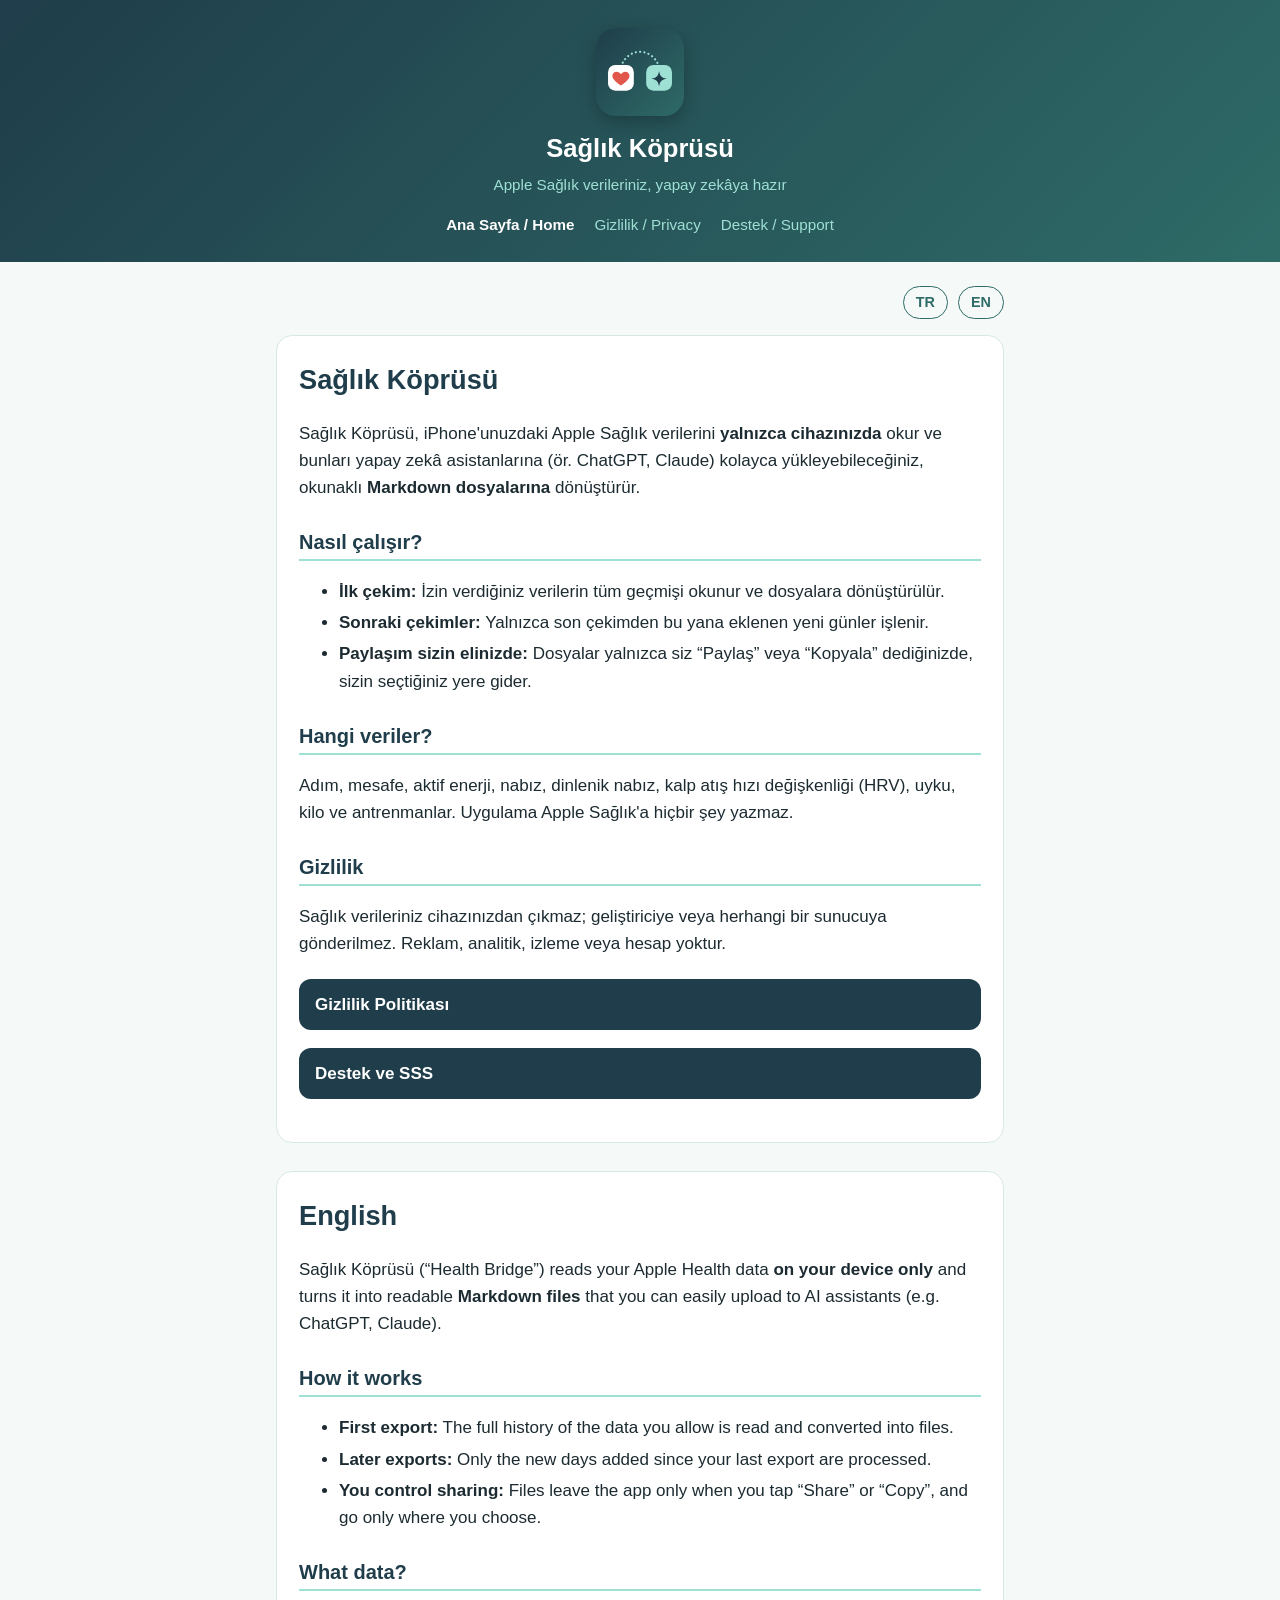
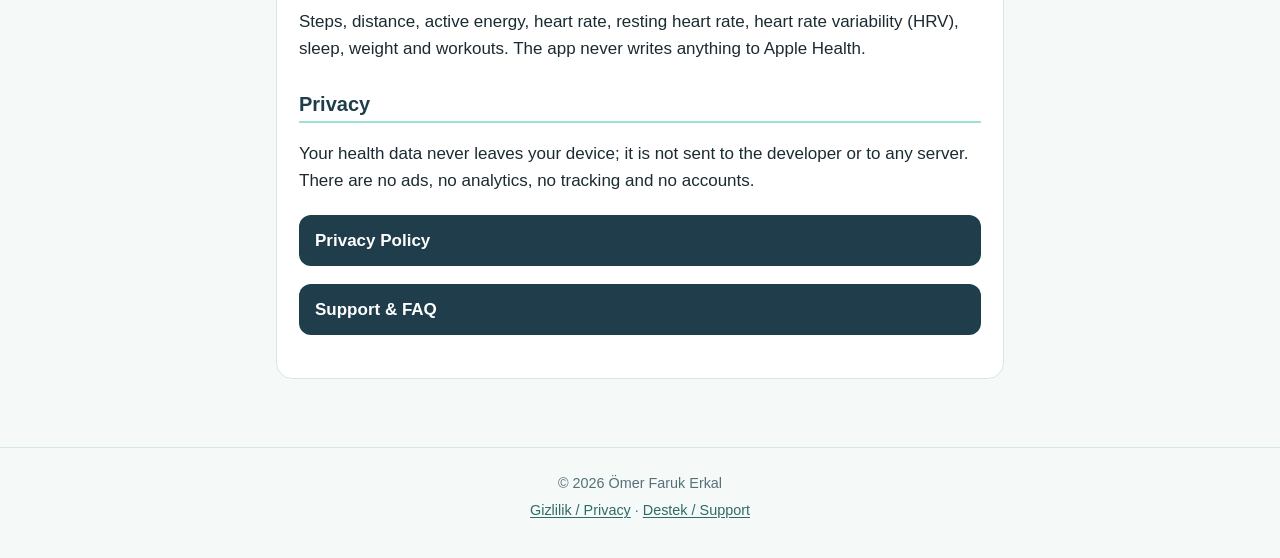
<file: index.html>
<!DOCTYPE html>
<html lang="tr">
<head>
  <meta charset="utf-8">
  <meta name="viewport" content="width=device-width, initial-scale=1">
  <title>Sağlık Köprüsü</title>
  <meta name="description" content="Sağlık Köprüsü, Apple Sağlık verilerinizi cihazınızda okuyup yapay zekâ asistanlarına yükleyebileceğiniz Markdown dosyalarına dönüştürür.">
  <meta name="theme-color" content="#1F3D4A">
  <link rel="icon" type="image/svg+xml" href="assets/icon.svg">
  <link rel="apple-touch-icon" href="assets/icon.svg">
  <link rel="stylesheet" href="assets/style.css">
</head>
<body>
  <header class="site-header">
    <a href="index.html">
      <img src="assets/icon.svg" alt="Sağlık Köprüsü simgesi" width="88" height="88">
      <p class="app-name">Sağlık Köprüsü</p>
    </a>
    <p class="tagline">Apple Sağlık verileriniz, yapay zekâya hazır</p>
    <nav class="main-nav" aria-label="Site">
      <a href="index.html" aria-current="page">Ana Sayfa / Home</a>
      <a href="privacy.html">Gizlilik / Privacy</a>
      <a href="support.html">Destek / Support</a>
    </nav>
  </header>

  <main>
    <div class="lang-jump">
      <a href="#tr" lang="tr">TR</a>
      <a href="#en" lang="en">EN</a>
    </div>

    <section class="lang" id="tr" lang="tr">
      <h1>Sağlık Köprüsü</h1>
      <p>Sağlık Köprüsü, iPhone'unuzdaki Apple Sağlık verilerini <strong>yalnızca cihazınızda</strong> okur ve bunları yapay zekâ asistanlarına (ör. ChatGPT, Claude) kolayca yükleyebileceğiniz, okunaklı <strong>Markdown dosyalarına</strong> dönüştürür.</p>

      <h2>Nasıl çalışır?</h2>
      <ul>
        <li><strong>İlk çekim:</strong> İzin verdiğiniz verilerin tüm geçmişi okunur ve dosyalara dönüştürülür.</li>
        <li><strong>Sonraki çekimler:</strong> Yalnızca son çekimden bu yana eklenen yeni günler işlenir.</li>
        <li><strong>Paylaşım sizin elinizde:</strong> Dosyalar yalnızca siz “Paylaş” veya “Kopyala” dediğinizde, sizin seçtiğiniz yere gider.</li>
      </ul>

      <h2>Hangi veriler?</h2>
      <p>Adım, mesafe, aktif enerji, nabız, dinlenik nabız, kalp atış hızı değişkenliği (HRV), uyku, kilo ve antrenmanlar. Uygulama Apple Sağlık'a hiçbir şey yazmaz.</p>

      <h2>Gizlilik</h2>
      <p>Sağlık verileriniz cihazınızdan çıkmaz; geliştiriciye veya herhangi bir sunucuya gönderilmez. Reklam, analitik, izleme veya hesap yoktur.</p>

      <ul class="links">
        <li><a href="privacy.html#tr">Gizlilik Politikası</a></li>
        <li><a href="support.html#tr">Destek ve SSS</a></li>
      </ul>
    </section>

    <section class="lang" id="en" lang="en">
      <h1>English</h1>
      <p>Sağlık Köprüsü (“Health Bridge”) reads your Apple Health data <strong>on your device only</strong> and turns it into readable <strong>Markdown files</strong> that you can easily upload to AI assistants (e.g. ChatGPT, Claude).</p>

      <h2>How it works</h2>
      <ul>
        <li><strong>First export:</strong> The full history of the data you allow is read and converted into files.</li>
        <li><strong>Later exports:</strong> Only the new days added since your last export are processed.</li>
        <li><strong>You control sharing:</strong> Files leave the app only when you tap “Share” or “Copy”, and go only where you choose.</li>
      </ul>

      <h2>What data?</h2>
      <p>Steps, distance, active energy, heart rate, resting heart rate, heart rate variability (HRV), sleep, weight and workouts. The app never writes anything to Apple Health.</p>

      <h2>Privacy</h2>
      <p>Your health data never leaves your device; it is not sent to the developer or to any server. There are no ads, no analytics, no tracking and no accounts.</p>

      <ul class="links">
        <li><a href="privacy.html#en">Privacy Policy</a></li>
        <li><a href="support.html#en">Support &amp; FAQ</a></li>
      </ul>
    </section>
  </main>

  <footer class="site-footer">
    <p>© 2026 Ömer Faruk Erkal</p>
    <p><a href="privacy.html">Gizlilik / Privacy</a> · <a href="support.html">Destek / Support</a></p>
  </footer>
</body>
</html>
</file>
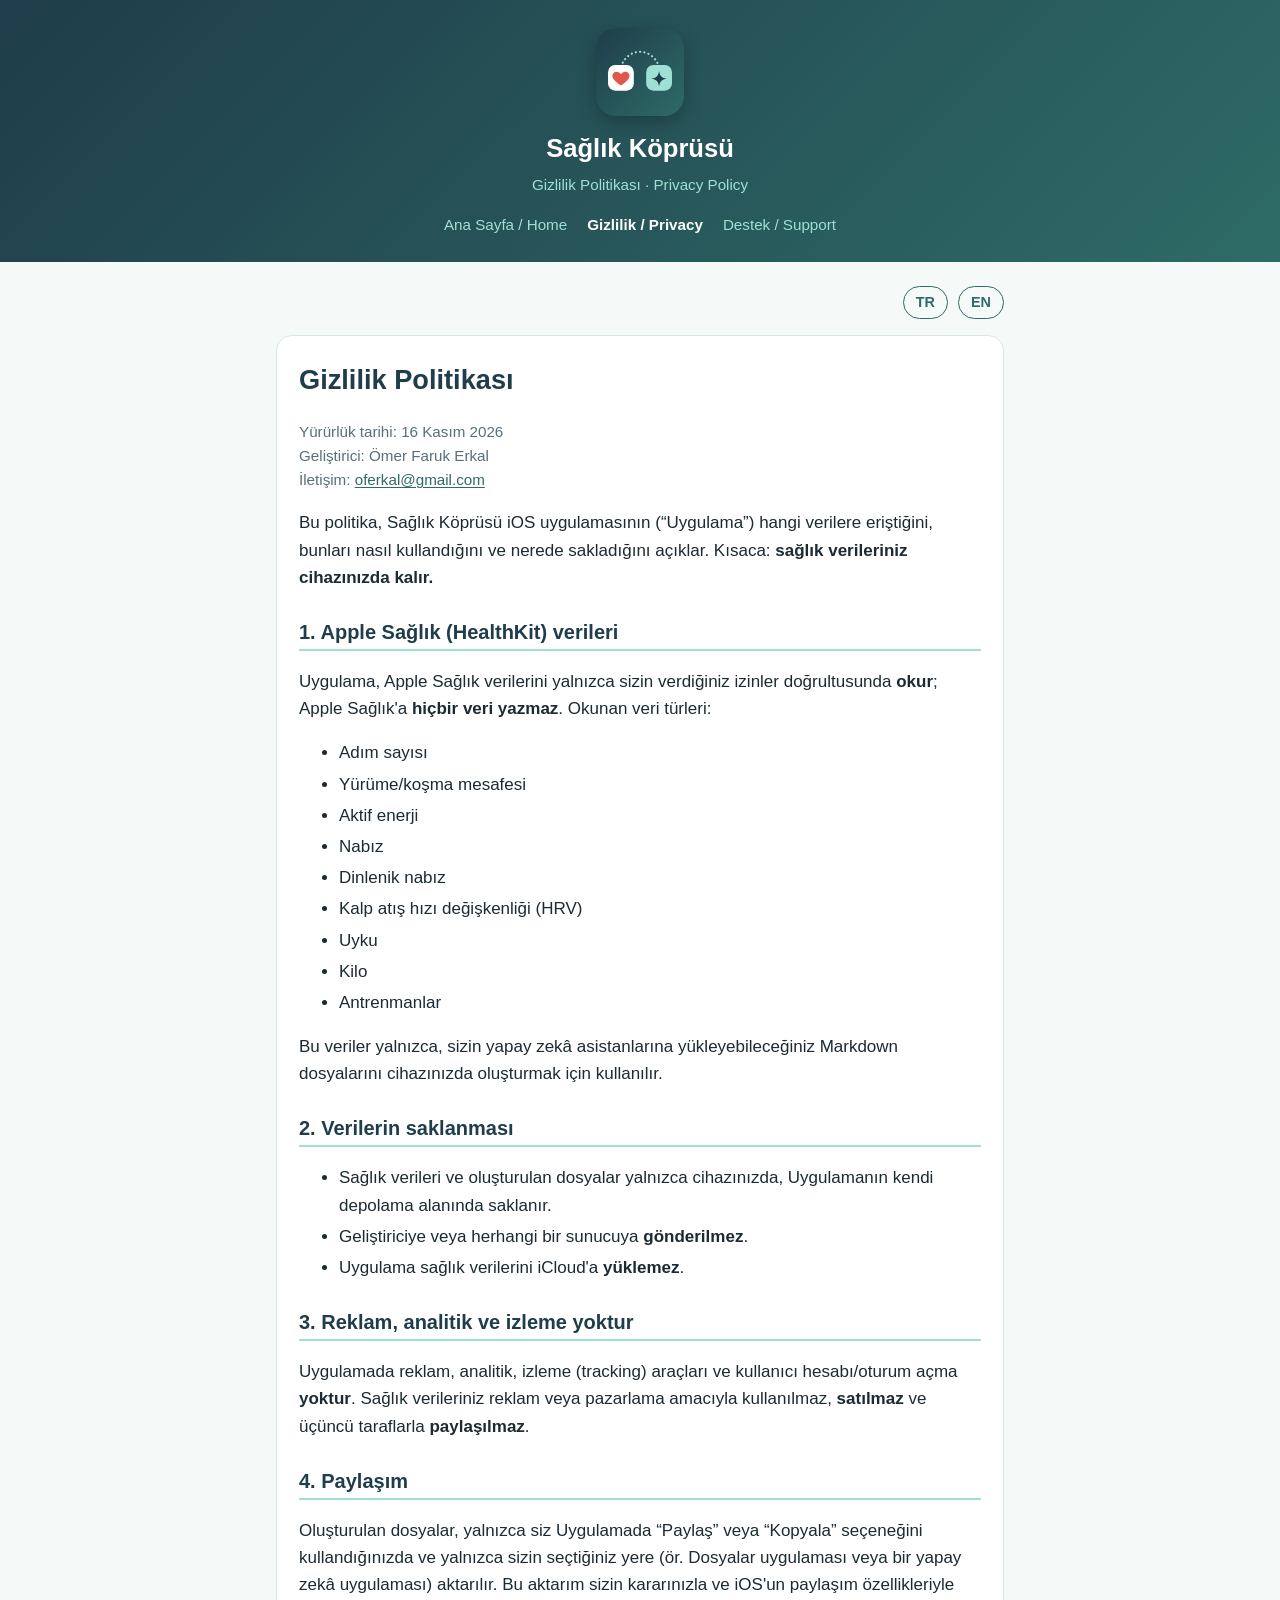
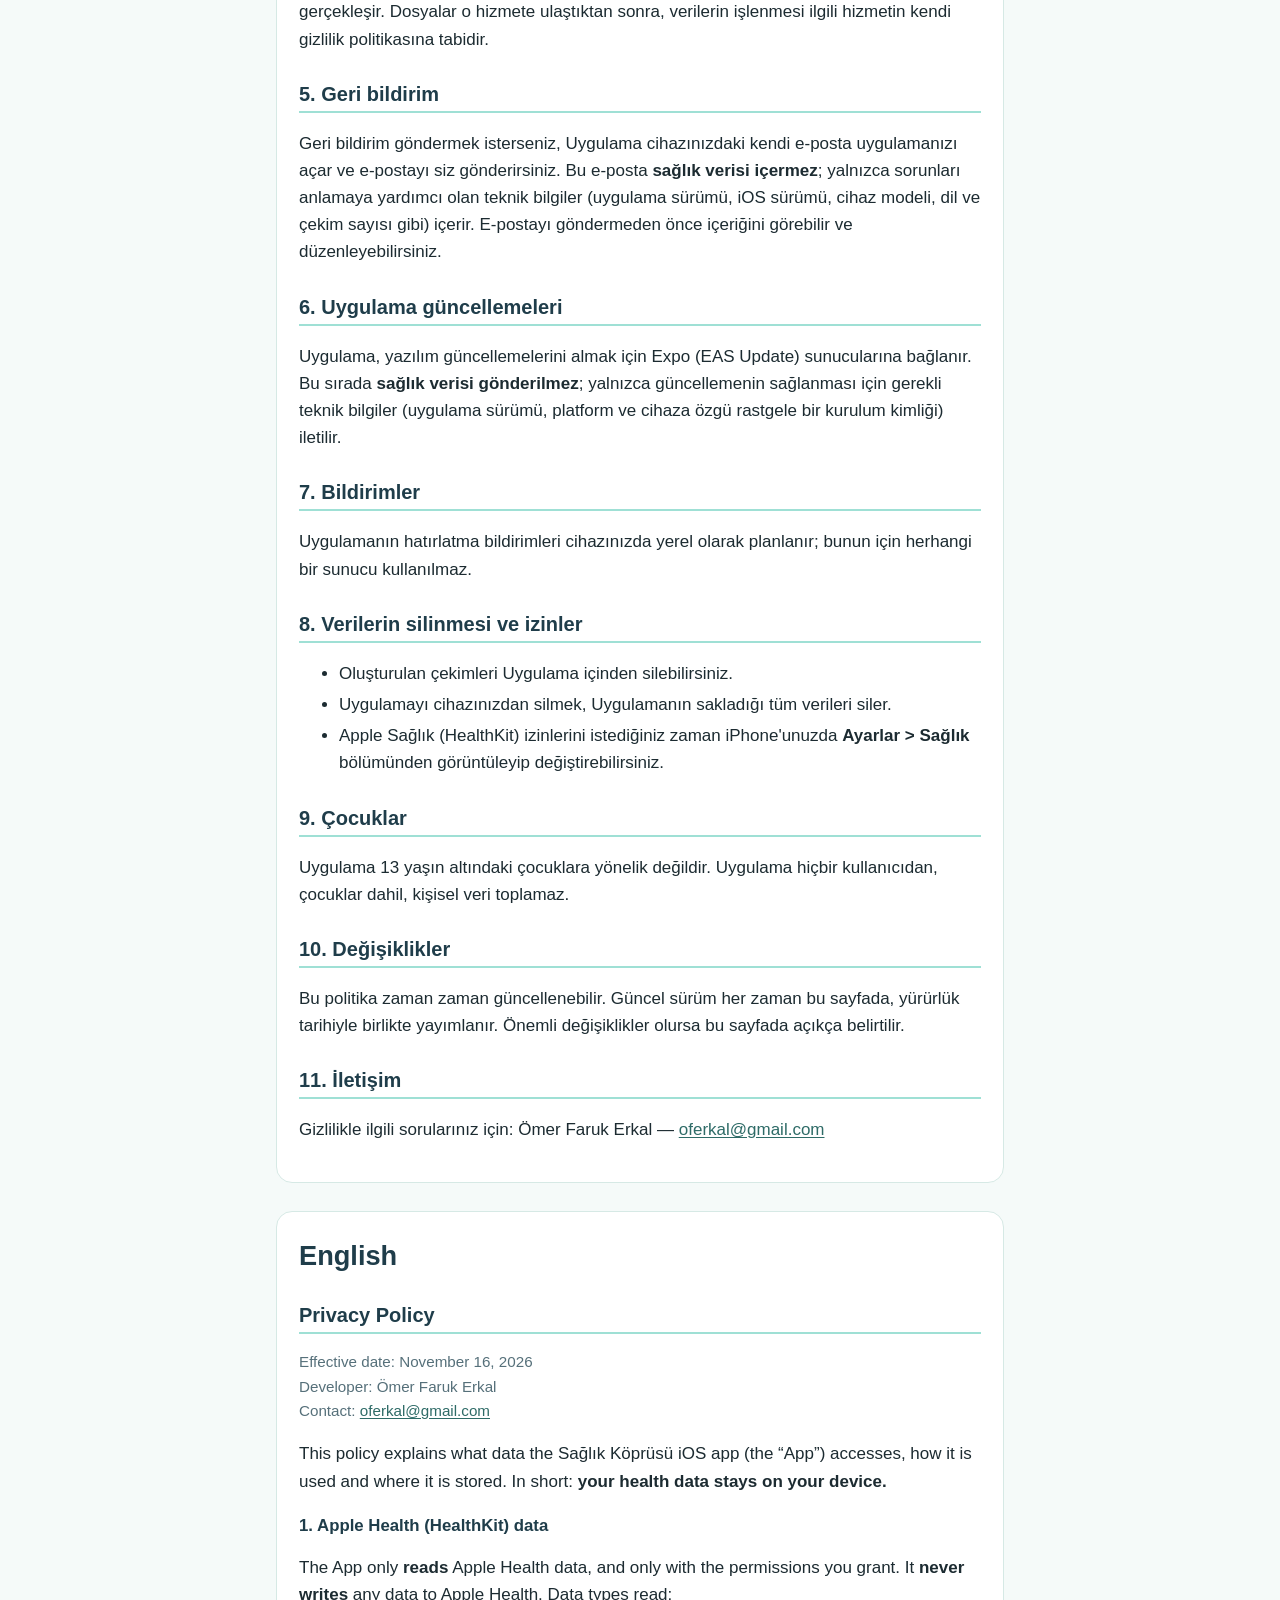
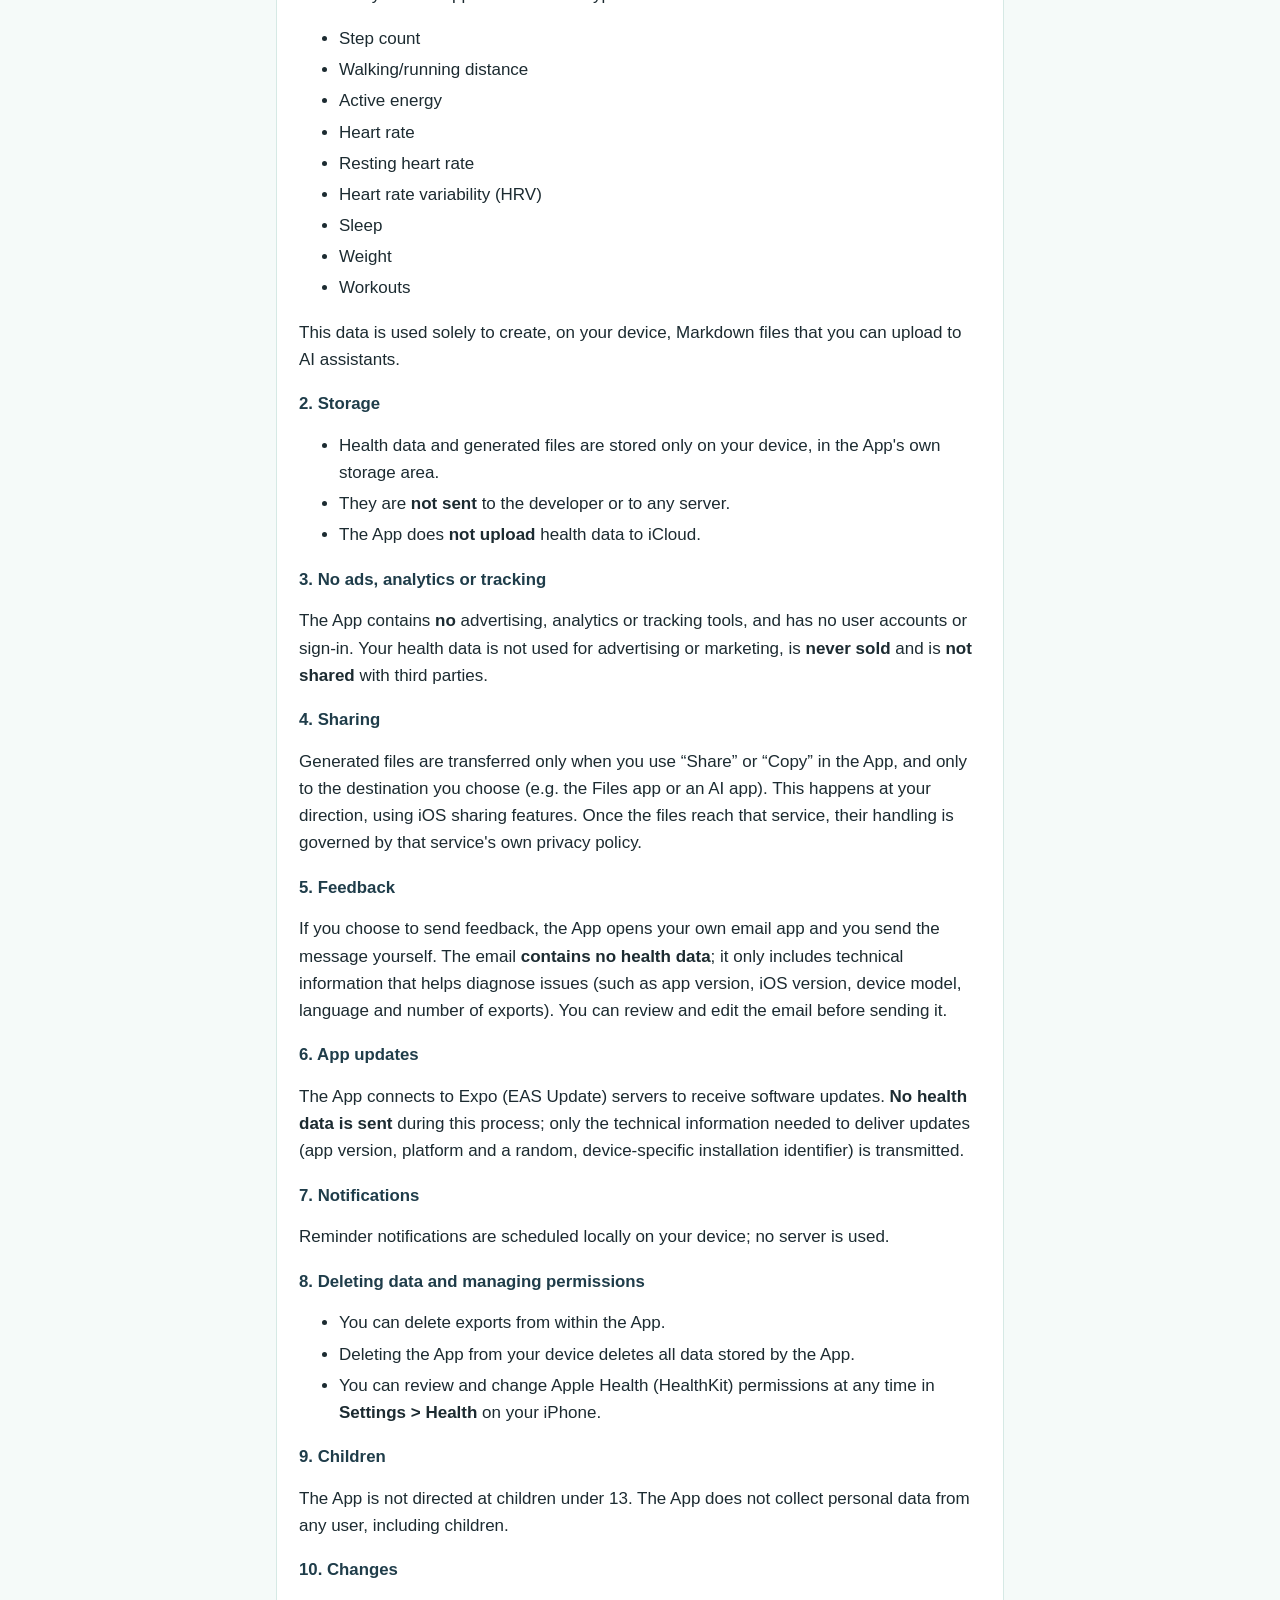
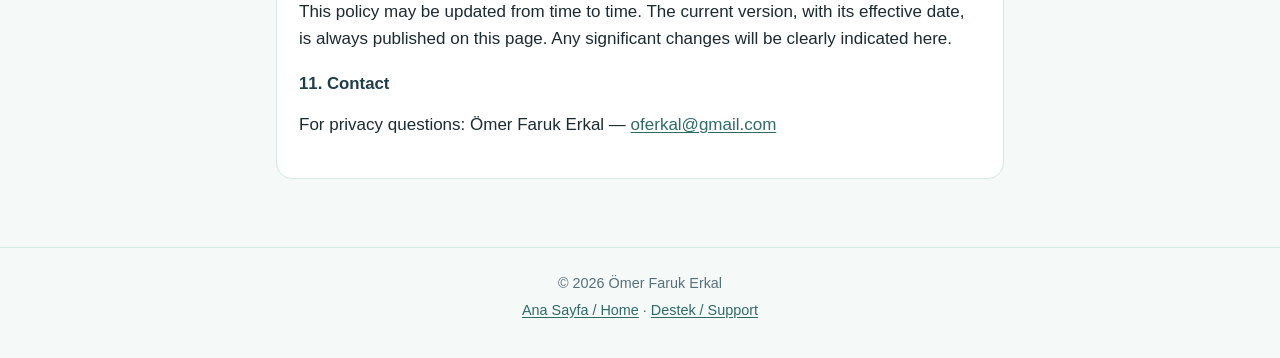
<file: privacy.html>
<!DOCTYPE html>
<html lang="tr">
<head>
  <meta charset="utf-8">
  <meta name="viewport" content="width=device-width, initial-scale=1">
  <title>Gizlilik Politikası / Privacy Policy – Sağlık Köprüsü</title>
  <meta name="description" content="Sağlık Köprüsü gizlilik politikası. Privacy policy for the Sağlık Köprüsü iOS app.">
  <meta name="theme-color" content="#1F3D4A">
  <link rel="icon" type="image/svg+xml" href="assets/icon.svg">
  <link rel="apple-touch-icon" href="assets/icon.svg">
  <link rel="stylesheet" href="assets/style.css">
</head>
<body>
  <header class="site-header">
    <a href="index.html">
      <img src="assets/icon.svg" alt="Sağlık Köprüsü simgesi" width="88" height="88">
      <p class="app-name">Sağlık Köprüsü</p>
    </a>
    <p class="tagline">Gizlilik Politikası · Privacy Policy</p>
    <nav class="main-nav" aria-label="Site">
      <a href="index.html">Ana Sayfa / Home</a>
      <a href="privacy.html" aria-current="page">Gizlilik / Privacy</a>
      <a href="support.html">Destek / Support</a>
    </nav>
  </header>

  <main>
    <div class="lang-jump">
      <a href="#tr" lang="tr">TR</a>
      <a href="#en" lang="en">EN</a>
    </div>

    <section class="lang" id="tr" lang="tr">
      <h1>Gizlilik Politikası</h1>
      <p class="meta">Yürürlük tarihi: 16 Kasım 2026<br>
        Geliştirici: Ömer Faruk Erkal<br>
        İletişim: <a href="mailto:oferkal@gmail.com">oferkal@gmail.com</a></p>

      <p>Bu politika, Sağlık Köprüsü iOS uygulamasının (“Uygulama”) hangi verilere eriştiğini, bunları nasıl kullandığını ve nerede sakladığını açıklar. Kısaca: <strong>sağlık verileriniz cihazınızda kalır.</strong></p>

      <h2>1. Apple Sağlık (HealthKit) verileri</h2>
      <p>Uygulama, Apple Sağlık verilerini yalnızca sizin verdiğiniz izinler doğrultusunda <strong>okur</strong>; Apple Sağlık'a <strong>hiçbir veri yazmaz</strong>. Okunan veri türleri:</p>
      <ul>
        <li>Adım sayısı</li>
        <li>Yürüme/koşma mesafesi</li>
        <li>Aktif enerji</li>
        <li>Nabız</li>
        <li>Dinlenik nabız</li>
        <li>Kalp atış hızı değişkenliği (HRV)</li>
        <li>Uyku</li>
        <li>Kilo</li>
        <li>Antrenmanlar</li>
      </ul>
      <p>Bu veriler yalnızca, sizin yapay zekâ asistanlarına yükleyebileceğiniz Markdown dosyalarını cihazınızda oluşturmak için kullanılır.</p>

      <h2>2. Verilerin saklanması</h2>
      <ul>
        <li>Sağlık verileri ve oluşturulan dosyalar yalnızca cihazınızda, Uygulamanın kendi depolama alanında saklanır.</li>
        <li>Geliştiriciye veya herhangi bir sunucuya <strong>gönderilmez</strong>.</li>
        <li>Uygulama sağlık verilerini iCloud'a <strong>yüklemez</strong>.</li>
      </ul>

      <h2>3. Reklam, analitik ve izleme yoktur</h2>
      <p>Uygulamada reklam, analitik, izleme (tracking) araçları ve kullanıcı hesabı/oturum açma <strong>yoktur</strong>. Sağlık verileriniz reklam veya pazarlama amacıyla kullanılmaz, <strong>satılmaz</strong> ve üçüncü taraflarla <strong>paylaşılmaz</strong>.</p>

      <h2>4. Paylaşım</h2>
      <p>Oluşturulan dosyalar, yalnızca siz Uygulamada “Paylaş” veya “Kopyala” seçeneğini kullandığınızda ve yalnızca sizin seçtiğiniz yere (ör. Dosyalar uygulaması veya bir yapay zekâ uygulaması) aktarılır. Bu aktarım sizin kararınızla ve iOS'un paylaşım özellikleriyle gerçekleşir. Dosyalar o hizmete ulaştıktan sonra, verilerin işlenmesi ilgili hizmetin kendi gizlilik politikasına tabidir.</p>

      <h2>5. Geri bildirim</h2>
      <p>Geri bildirim göndermek isterseniz, Uygulama cihazınızdaki kendi e-posta uygulamanızı açar ve e-postayı siz gönderirsiniz. Bu e-posta <strong>sağlık verisi içermez</strong>; yalnızca sorunları anlamaya yardımcı olan teknik bilgiler (uygulama sürümü, iOS sürümü, cihaz modeli, dil ve çekim sayısı gibi) içerir. E-postayı göndermeden önce içeriğini görebilir ve düzenleyebilirsiniz.</p>

      <h2>6. Uygulama güncellemeleri</h2>
      <p>Uygulama, yazılım güncellemelerini almak için Expo (EAS Update) sunucularına bağlanır. Bu sırada <strong>sağlık verisi gönderilmez</strong>; yalnızca güncellemenin sağlanması için gerekli teknik bilgiler (uygulama sürümü, platform ve cihaza özgü rastgele bir kurulum kimliği) iletilir.</p>

      <h2>7. Bildirimler</h2>
      <p>Uygulamanın hatırlatma bildirimleri cihazınızda yerel olarak planlanır; bunun için herhangi bir sunucu kullanılmaz.</p>

      <h2>8. Verilerin silinmesi ve izinler</h2>
      <ul>
        <li>Oluşturulan çekimleri Uygulama içinden silebilirsiniz.</li>
        <li>Uygulamayı cihazınızdan silmek, Uygulamanın sakladığı tüm verileri siler.</li>
        <li>Apple Sağlık (HealthKit) izinlerini istediğiniz zaman iPhone'unuzda <strong>Ayarlar &gt; Sağlık</strong> bölümünden görüntüleyip değiştirebilirsiniz.</li>
      </ul>

      <h2>9. Çocuklar</h2>
      <p>Uygulama 13 yaşın altındaki çocuklara yönelik değildir. Uygulama hiçbir kullanıcıdan, çocuklar dahil, kişisel veri toplamaz.</p>

      <h2>10. Değişiklikler</h2>
      <p>Bu politika zaman zaman güncellenebilir. Güncel sürüm her zaman bu sayfada, yürürlük tarihiyle birlikte yayımlanır. Önemli değişiklikler olursa bu sayfada açıkça belirtilir.</p>

      <h2>11. İletişim</h2>
      <p>Gizlilikle ilgili sorularınız için: Ömer Faruk Erkal — <a href="mailto:oferkal@gmail.com">oferkal@gmail.com</a></p>
    </section>

    <section class="lang" id="en" lang="en">
      <h1>English</h1>
      <h2>Privacy Policy</h2>
      <p class="meta">Effective date: November 16, 2026<br>
        Developer: Ömer Faruk Erkal<br>
        Contact: <a href="mailto:oferkal@gmail.com">oferkal@gmail.com</a></p>

      <p>This policy explains what data the Sağlık Köprüsü iOS app (the “App”) accesses, how it is used and where it is stored. In short: <strong>your health data stays on your device.</strong></p>

      <h3>1. Apple Health (HealthKit) data</h3>
      <p>The App only <strong>reads</strong> Apple Health data, and only with the permissions you grant. It <strong>never writes</strong> any data to Apple Health. Data types read:</p>
      <ul>
        <li>Step count</li>
        <li>Walking/running distance</li>
        <li>Active energy</li>
        <li>Heart rate</li>
        <li>Resting heart rate</li>
        <li>Heart rate variability (HRV)</li>
        <li>Sleep</li>
        <li>Weight</li>
        <li>Workouts</li>
      </ul>
      <p>This data is used solely to create, on your device, Markdown files that you can upload to AI assistants.</p>

      <h3>2. Storage</h3>
      <ul>
        <li>Health data and generated files are stored only on your device, in the App's own storage area.</li>
        <li>They are <strong>not sent</strong> to the developer or to any server.</li>
        <li>The App does <strong>not upload</strong> health data to iCloud.</li>
      </ul>

      <h3>3. No ads, analytics or tracking</h3>
      <p>The App contains <strong>no</strong> advertising, analytics or tracking tools, and has no user accounts or sign-in. Your health data is not used for advertising or marketing, is <strong>never sold</strong> and is <strong>not shared</strong> with third parties.</p>

      <h3>4. Sharing</h3>
      <p>Generated files are transferred only when you use “Share” or “Copy” in the App, and only to the destination you choose (e.g. the Files app or an AI app). This happens at your direction, using iOS sharing features. Once the files reach that service, their handling is governed by that service's own privacy policy.</p>

      <h3>5. Feedback</h3>
      <p>If you choose to send feedback, the App opens your own email app and you send the message yourself. The email <strong>contains no health data</strong>; it only includes technical information that helps diagnose issues (such as app version, iOS version, device model, language and number of exports). You can review and edit the email before sending it.</p>

      <h3>6. App updates</h3>
      <p>The App connects to Expo (EAS Update) servers to receive software updates. <strong>No health data is sent</strong> during this process; only the technical information needed to deliver updates (app version, platform and a random, device-specific installation identifier) is transmitted.</p>

      <h3>7. Notifications</h3>
      <p>Reminder notifications are scheduled locally on your device; no server is used.</p>

      <h3>8. Deleting data and managing permissions</h3>
      <ul>
        <li>You can delete exports from within the App.</li>
        <li>Deleting the App from your device deletes all data stored by the App.</li>
        <li>You can review and change Apple Health (HealthKit) permissions at any time in <strong>Settings &gt; Health</strong> on your iPhone.</li>
      </ul>

      <h3>9. Children</h3>
      <p>The App is not directed at children under 13. The App does not collect personal data from any user, including children.</p>

      <h3>10. Changes</h3>
      <p>This policy may be updated from time to time. The current version, with its effective date, is always published on this page. Any significant changes will be clearly indicated here.</p>

      <h3>11. Contact</h3>
      <p>For privacy questions: Ömer Faruk Erkal — <a href="mailto:oferkal@gmail.com">oferkal@gmail.com</a></p>
    </section>
  </main>

  <footer class="site-footer">
    <p>© 2026 Ömer Faruk Erkal</p>
    <p><a href="index.html">Ana Sayfa / Home</a> · <a href="support.html">Destek / Support</a></p>
  </footer>
</body>
</html>
</file>
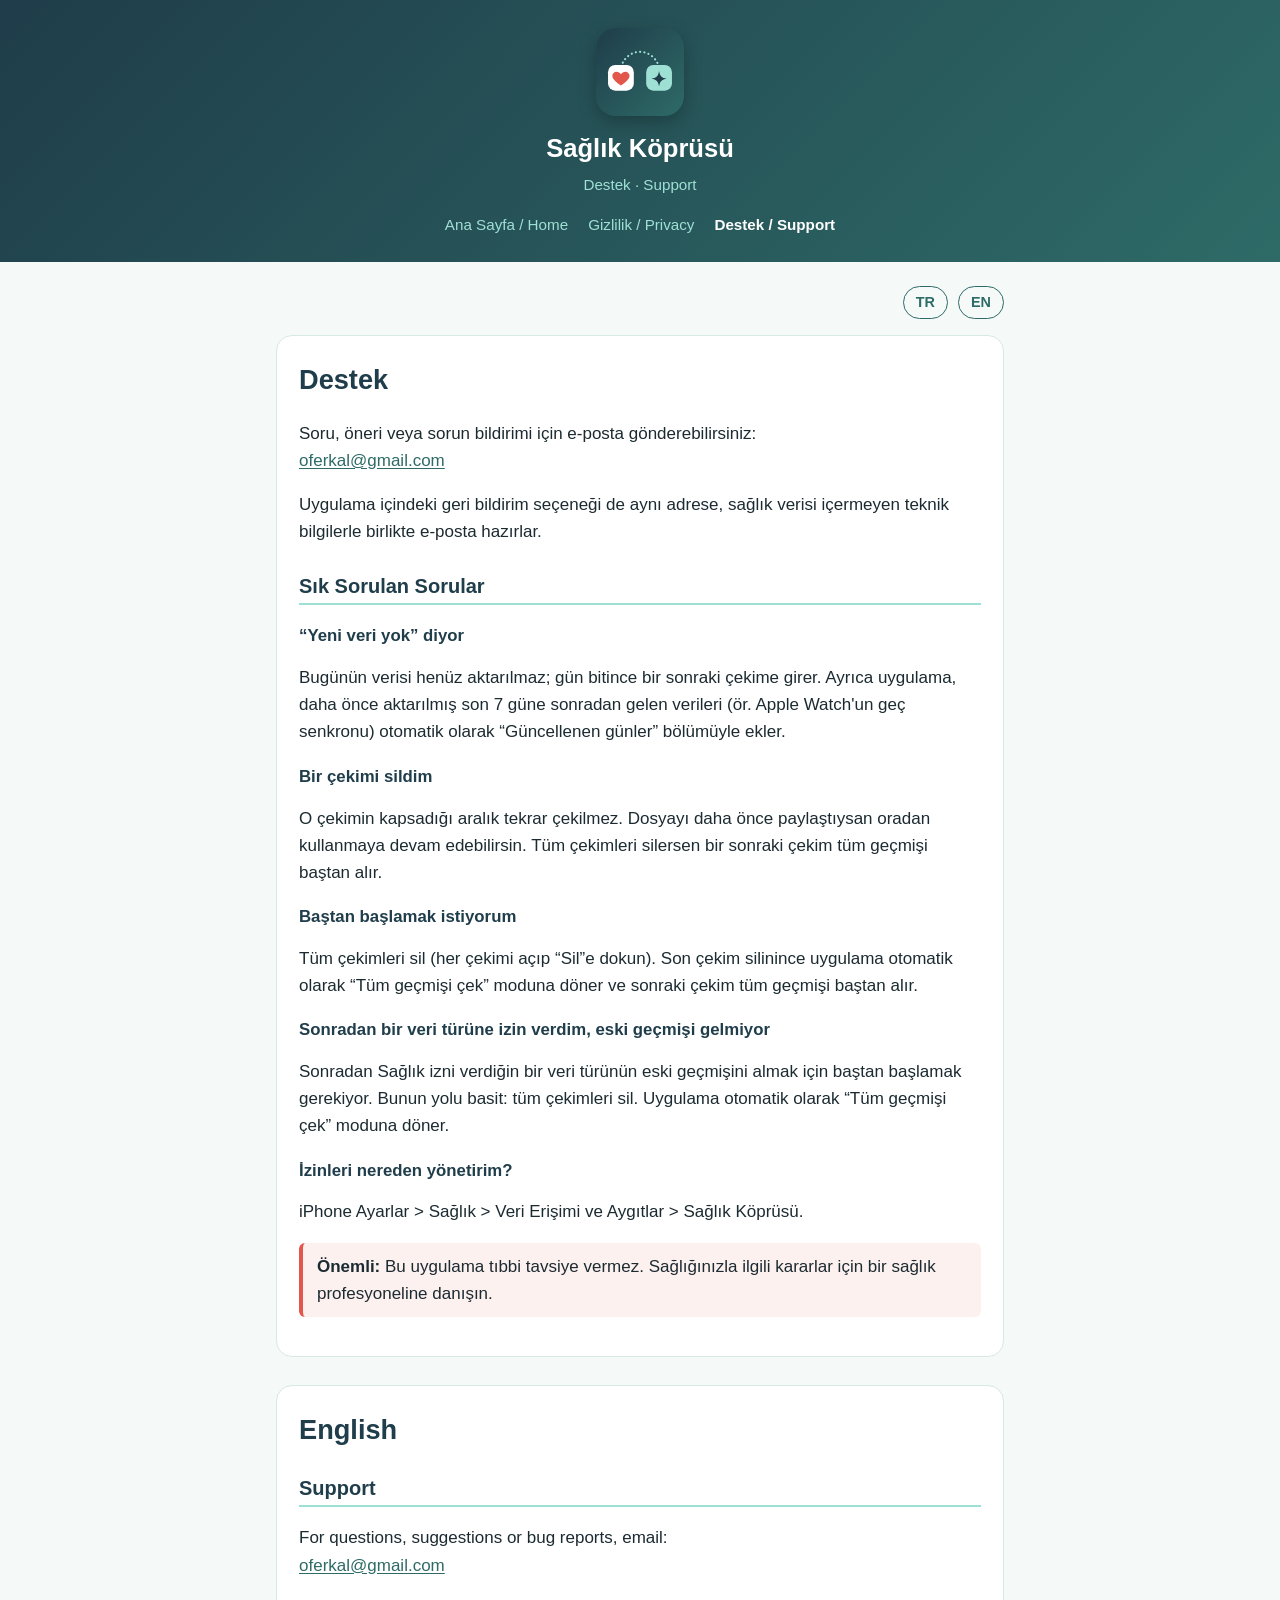
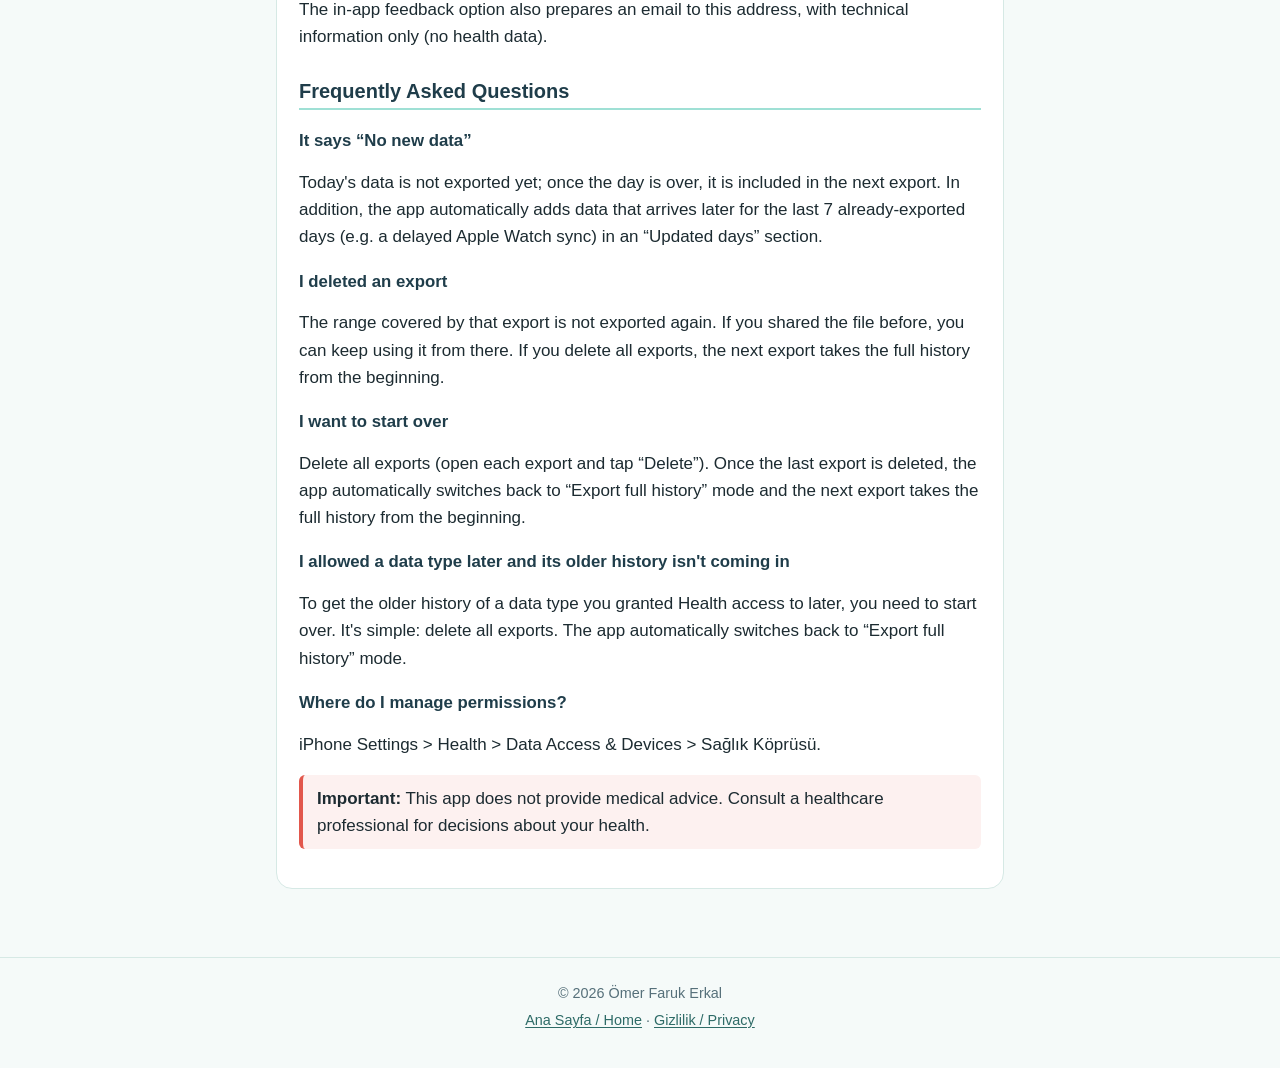
<file: support.html>
<!DOCTYPE html>
<html lang="tr">
<head>
  <meta charset="utf-8">
  <meta name="viewport" content="width=device-width, initial-scale=1">
  <title>Destek / Support – Sağlık Köprüsü</title>
  <meta name="description" content="Sağlık Köprüsü destek sayfası ve sık sorulan sorular. Support and FAQ for the Sağlık Köprüsü iOS app.">
  <meta name="theme-color" content="#1F3D4A">
  <link rel="icon" type="image/svg+xml" href="assets/icon.svg">
  <link rel="apple-touch-icon" href="assets/icon.svg">
  <link rel="stylesheet" href="assets/style.css">
</head>
<body>
  <header class="site-header">
    <a href="index.html">
      <img src="assets/icon.svg" alt="Sağlık Köprüsü simgesi" width="88" height="88">
      <p class="app-name">Sağlık Köprüsü</p>
    </a>
    <p class="tagline">Destek · Support</p>
    <nav class="main-nav" aria-label="Site">
      <a href="index.html">Ana Sayfa / Home</a>
      <a href="privacy.html">Gizlilik / Privacy</a>
      <a href="support.html" aria-current="page">Destek / Support</a>
    </nav>
  </header>

  <main>
    <div class="lang-jump">
      <a href="#tr" lang="tr">TR</a>
      <a href="#en" lang="en">EN</a>
    </div>

    <section class="lang" id="tr" lang="tr">
      <h1>Destek</h1>
      <p>Soru, öneri veya sorun bildirimi için e-posta gönderebilirsiniz:<br>
        <a href="mailto:oferkal@gmail.com?subject=Sa%C4%9Fl%C4%B1k%20K%C3%B6pr%C3%BCs%C3%BC%20Destek">oferkal@gmail.com</a></p>
      <p>Uygulama içindeki geri bildirim seçeneği de aynı adrese, sağlık verisi içermeyen teknik bilgilerle birlikte e-posta hazırlar.</p>

      <h2>Sık Sorulan Sorular</h2>

      <h3>“Yeni veri yok” diyor</h3>
      <p>Bugünün verisi henüz aktarılmaz; gün bitince bir sonraki çekime girer. Ayrıca uygulama, daha önce aktarılmış son 7 güne sonradan gelen verileri (ör. Apple Watch'un geç senkronu) otomatik olarak “Güncellenen günler” bölümüyle ekler.</p>

      <h3>Bir çekimi sildim</h3>
      <p>O çekimin kapsadığı aralık tekrar çekilmez. Dosyayı daha önce paylaştıysan oradan kullanmaya devam edebilirsin. Tüm çekimleri silersen bir sonraki çekim tüm geçmişi baştan alır.</p>

      <h3>Baştan başlamak istiyorum</h3>
      <p>Tüm çekimleri sil (her çekimi açıp “Sil”e dokun). Son çekim silinince uygulama otomatik olarak “Tüm geçmişi çek” moduna döner ve sonraki çekim tüm geçmişi baştan alır.</p>

      <h3>Sonradan bir veri türüne izin verdim, eski geçmişi gelmiyor</h3>
      <p>Sonradan Sağlık izni verdiğin bir veri türünün eski geçmişini almak için baştan başlamak gerekiyor. Bunun yolu basit: tüm çekimleri sil. Uygulama otomatik olarak “Tüm geçmişi çek” moduna döner.</p>

      <h3>İzinleri nereden yönetirim?</h3>
      <p>iPhone Ayarlar &gt; Sağlık &gt; Veri Erişimi ve Aygıtlar &gt; Sağlık Köprüsü.</p>

      <p class="note"><strong>Önemli:</strong> Bu uygulama tıbbi tavsiye vermez. Sağlığınızla ilgili kararlar için bir sağlık profesyoneline danışın.</p>
    </section>

    <section class="lang" id="en" lang="en">
      <h1>English</h1>
      <h2>Support</h2>
      <p>For questions, suggestions or bug reports, email:<br>
        <a href="mailto:oferkal@gmail.com?subject=Sa%C4%9Fl%C4%B1k%20K%C3%B6pr%C3%BCs%C3%BC%20Support">oferkal@gmail.com</a></p>
      <p>The in-app feedback option also prepares an email to this address, with technical information only (no health data).</p>

      <h2>Frequently Asked Questions</h2>

      <h3>It says “No new data”</h3>
      <p>Today's data is not exported yet; once the day is over, it is included in the next export. In addition, the app automatically adds data that arrives later for the last 7 already-exported days (e.g. a delayed Apple Watch sync) in an “Updated days” section.</p>

      <h3>I deleted an export</h3>
      <p>The range covered by that export is not exported again. If you shared the file before, you can keep using it from there. If you delete all exports, the next export takes the full history from the beginning.</p>

      <h3>I want to start over</h3>
      <p>Delete all exports (open each export and tap “Delete”). Once the last export is deleted, the app automatically switches back to “Export full history” mode and the next export takes the full history from the beginning.</p>

      <h3>I allowed a data type later and its older history isn't coming in</h3>
      <p>To get the older history of a data type you granted Health access to later, you need to start over. It's simple: delete all exports. The app automatically switches back to “Export full history” mode.</p>

      <h3>Where do I manage permissions?</h3>
      <p>iPhone Settings &gt; Health &gt; Data Access &amp; Devices &gt; Sağlık Köprüsü.</p>

      <p class="note"><strong>Important:</strong> This app does not provide medical advice. Consult a healthcare professional for decisions about your health.</p>
    </section>
  </main>

  <footer class="site-footer">
    <p>© 2026 Ömer Faruk Erkal</p>
    <p><a href="index.html">Ana Sayfa / Home</a> · <a href="privacy.html">Gizlilik / Privacy</a></p>
  </footer>
</body>
</html>
</file>
<file: assets/style.css>
:root {
  --dark: #1F3D4A;
  --teal: #2E6B67;
  --light: #9FE0D5;
  --heart: #E2574C;
  --bg: #F5FAF9;
  --card: #FFFFFF;
  --text: #1C2B31;
  --muted: #56707A;
  --border: #D6E9E5;
}

* { box-sizing: border-box; }

html { -webkit-text-size-adjust: 100%; }

body {
  margin: 0;
  background: var(--bg);
  color: var(--text);
  font-family: -apple-system, BlinkMacSystemFont, "Segoe UI", Roboto, "Helvetica Neue", Arial, sans-serif;
  font-size: 17px;
  line-height: 1.6;
}

a { color: var(--teal); text-underline-offset: 2px; }
a:hover { color: var(--dark); }

.site-header {
  background: linear-gradient(135deg, var(--dark), var(--teal));
  color: #fff;
  padding: 28px 16px 24px;
  text-align: center;
}
.site-header a { color: #fff; text-decoration: none; }
.site-header img {
  width: 88px;
  height: 88px;
  border-radius: 20px;
  display: block;
  margin: 0 auto 12px;
  box-shadow: 0 6px 18px rgba(0, 0, 0, 0.25);
}
.site-header .app-name { font-size: 1.6rem; font-weight: 700; margin: 0; }
.site-header .tagline { margin: 4px 0 0; color: var(--light); font-size: 0.95rem; }

nav.main-nav {
  display: flex;
  flex-wrap: wrap;
  justify-content: center;
  gap: 8px 20px;
  margin-top: 16px;
  font-size: 0.95rem;
}
nav.main-nav a { color: var(--light); }
nav.main-nav a[aria-current="page"] { color: #fff; font-weight: 600; }

main {
  max-width: 760px;
  margin: 0 auto;
  padding: 24px 16px 40px;
}

.lang-jump {
  display: flex;
  gap: 10px;
  justify-content: flex-end;
  margin-bottom: 16px;
}
.lang-jump a {
  display: inline-block;
  padding: 4px 12px;
  border: 1px solid var(--teal);
  border-radius: 999px;
  text-decoration: none;
  font-size: 0.9rem;
  font-weight: 600;
}
.lang-jump a:hover { background: var(--teal); color: #fff; }

section.lang {
  background: var(--card);
  border: 1px solid var(--border);
  border-radius: 16px;
  padding: 8px 22px 22px;
  margin-bottom: 28px;
}

h1, h2, h3 { color: var(--dark); line-height: 1.3; }
h1 { font-size: 1.7rem; margin-top: 18px; }
h2 { font-size: 1.25rem; margin-top: 28px; border-bottom: 2px solid var(--light); padding-bottom: 4px; }
h3 { font-size: 1.05rem; margin-top: 20px; }

.meta { color: var(--muted); font-size: 0.95rem; }

.note {
  border-left: 4px solid var(--heart);
  background: #FDF1F0;
  padding: 10px 14px;
  border-radius: 6px;
}

.links {
  list-style: none;
  padding: 0;
  display: grid;
  gap: 10px;
}
.links a {
  display: block;
  padding: 12px 16px;
  border-radius: 12px;
  background: var(--dark);
  color: #fff;
  text-decoration: none;
  font-weight: 600;
}
.links a:hover { background: var(--teal); }

ul li, ol li { margin: 4px 0; }

.site-footer {
  text-align: center;
  color: var(--muted);
  font-size: 0.9rem;
  padding: 20px 16px 32px;
  border-top: 1px solid var(--border);
}
.site-footer p { margin: 4px 0; }
</file>
